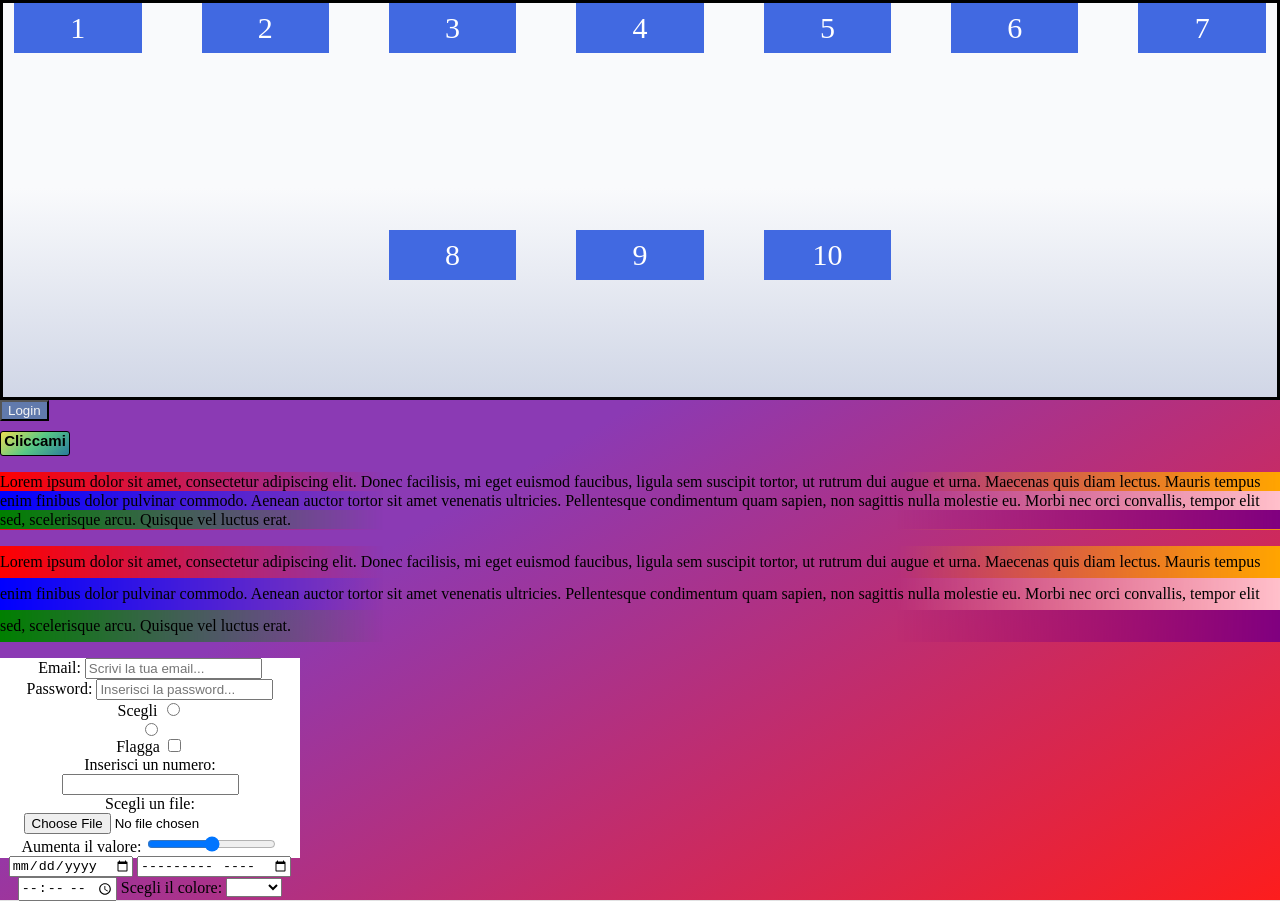
<file: FLEXBOX/index.html>
<html lang="en">
<head>
    <meta charset="UTF-8">
    <meta name="viewport" content="width=device-width, initial-scale=1.0">
    <title>FLEXBOX</title>

    <style>

        *{
            box-sizing: border-box;
        }


        body{

            margin: 0;
            background: #8b3ab4;
            background: linear-gradient(150deg, rgba(139, 58, 180, 1) 47%, rgba(253, 29, 29, 1) 100%, rgba(252, 176, 69, 1) 100%);
        }


        .container{

            width: 100%;
            min-height: 400px;
            border: 3px solid black;
            background: #F9FAFC;
            background: linear-gradient(180deg, rgba(249, 250, 252, 1) 47%, rgba(208, 214, 230, 1) 100%);
            

            display: flex;
            flex-wrap: wrap;
            justify-content: center;
            gap: 60px;
            

        }

        .box{

            width: 10%;
            height: 50px;
            background-color: royalblue;
            color: white;
            font-size: 30px;
            
            text-align: center;
            align-content: center;
        }

        .bottone_pers{

            width: 70px;
            height: 25px;
            background: #2A7B9B;
            background: linear-gradient(320deg, rgba(42, 123, 155, 1) 0%, rgba(87, 199, 133, 1) 50%, rgba(237, 221, 83, 1) 100%);
            border: 1px solid black;
            border-radius: 3px;
            margin-top: 10px;
            margin-bottom: 10px;
            text-align: center;
            font-family: 'Segoe UI', Tahoma, Geneva, Verdana, sans-serif;
            font-size: 15px;
            font-weight: 800;
            
        }

        .bottone_pers:hover {

            cursor: pointer;
            background-color: rgb(217, 209, 209);
            transform: scale(0.5);
            transition-duration: 5s;
            transform: rotate(180deg);
            
        }

        button {

            background-color: #617AAC;
            color: whitesmoke;
        }

        .form {

            width: 300px;
            height: 200px;
            background-color: white;
            text-align: center;
        }
  






        /*parte di codice aggiunto copiato da pagina esempio*/

        p {
            position:relative;
            z-index:0;
            line-height:var(--l,1.2em);
            }
            p::before {
            content:"";
            position:absolute;
            z-index:-1;
            top:0;
            left:0;
            right:0;
            bottom:0;
            background:
                repeating-linear-gradient(to bottom,
                red   0                     ,red   calc(1*var(--l,1.2em)),
                blue  calc(1*var(--l,1.2em)),blue  calc(2*var(--l,1.2em)),
                green calc(2*var(--l,1.2em)),green calc(3*var(--l,1.2em))) 
                left/50% 100% no-repeat,
                
                repeating-linear-gradient(to bottom,
                orange 0                     ,orange calc(1*var(--l,1.2em)),
                pink   calc(1*var(--l,1.2em)),pink   calc(2*var(--l,1.2em)),
                purple calc(2*var(--l,1.2em)),purple calc(3*var(--l,1.2em))) 
                right/50% 100% no-repeat;
            -webkit-mask:linear-gradient(to right,#fff,transparent 30% 70%, #fff);
            mask:linear-gradient(to right,#fff,transparent 30% 70%, #fff);
        }


        
        html {
        min-height:100%;
        background:linear-gradient(#e2e2e3,#f2f2f3);
        }

    </style>
</head>
<body>

    <div class="container">

        <div class="box">1</div>
        <div class="box">2</div>
        <div class="box">3</div>
        <div class="box">4</div>
        <div class="box">5</div>
        <div class="box">6</div>
        <div class="box">7</div>
        <div class="box">8</div>
        <div class="box">9</div>
        <div class="box">10</div>
 
     
       
        
    </div>


    <button>Login</button>

    <div class="bottone_pers">Cliccami</div>




    <p>
        Lorem ipsum dolor sit amet, consectetur adipiscing elit. Donec facilisis, mi eget euismod faucibus, ligula sem suscipit tortor, ut rutrum dui augue et urna. Maecenas quis diam lectus. Mauris tempus enim finibus dolor pulvinar commodo. Aenean auctor tortor sit amet venenatis ultricies. Pellentesque condimentum quam sapien, non sagittis nulla molestie eu. Morbi nec orci convallis, tempor elit sed, scelerisque arcu. Quisque vel luctus erat.
    </p>

    <p style="--l:2em;">
        Lorem ipsum dolor sit amet, consectetur adipiscing elit. Donec facilisis, mi eget euismod faucibus, ligula sem suscipit tortor, ut rutrum dui augue et urna. Maecenas quis diam lectus. Mauris tempus enim finibus dolor pulvinar commodo. Aenean auctor tortor sit amet venenatis ultricies. Pellentesque condimentum quam sapien, non sagittis nulla molestie eu. Morbi nec orci convallis, tempor elit sed, scelerisque arcu. Quisque vel luctus erat.
    </p>

    <div class="form">

        <label for="">Email: </label>
        <input type="email" placeholder="Scrivi la tua email..."> <br>

        <label for="">Password: </label>
        <input type="password" placeholder="Inserisci la password..."> <br>
        
        <label for="">Scegli</label>
        <input type="radio"> <br>
        <input type="radio"> <br>
        
        <label for="">Flagga</label>
        <input type="checkbox"> <br>
        
        <label for="">Inserisci un numero: </label>
        <input type="number"> <br>

        <label for="">Scegli un file: </label>
        <input type="file">

        <label for="">Aumenta il valore: </label>
        <input type="range">

        <input type="date">
        <input type="month">
        <input type="time">

        <label for="">Scegli il colore: </label>
        <select name="" id="">

            <option value=""></option>
            <option value="">rosso</option>
            <option value="">verde</option>

        </select>

    </div>







   
 
    

    
</body>
</html>
</file>
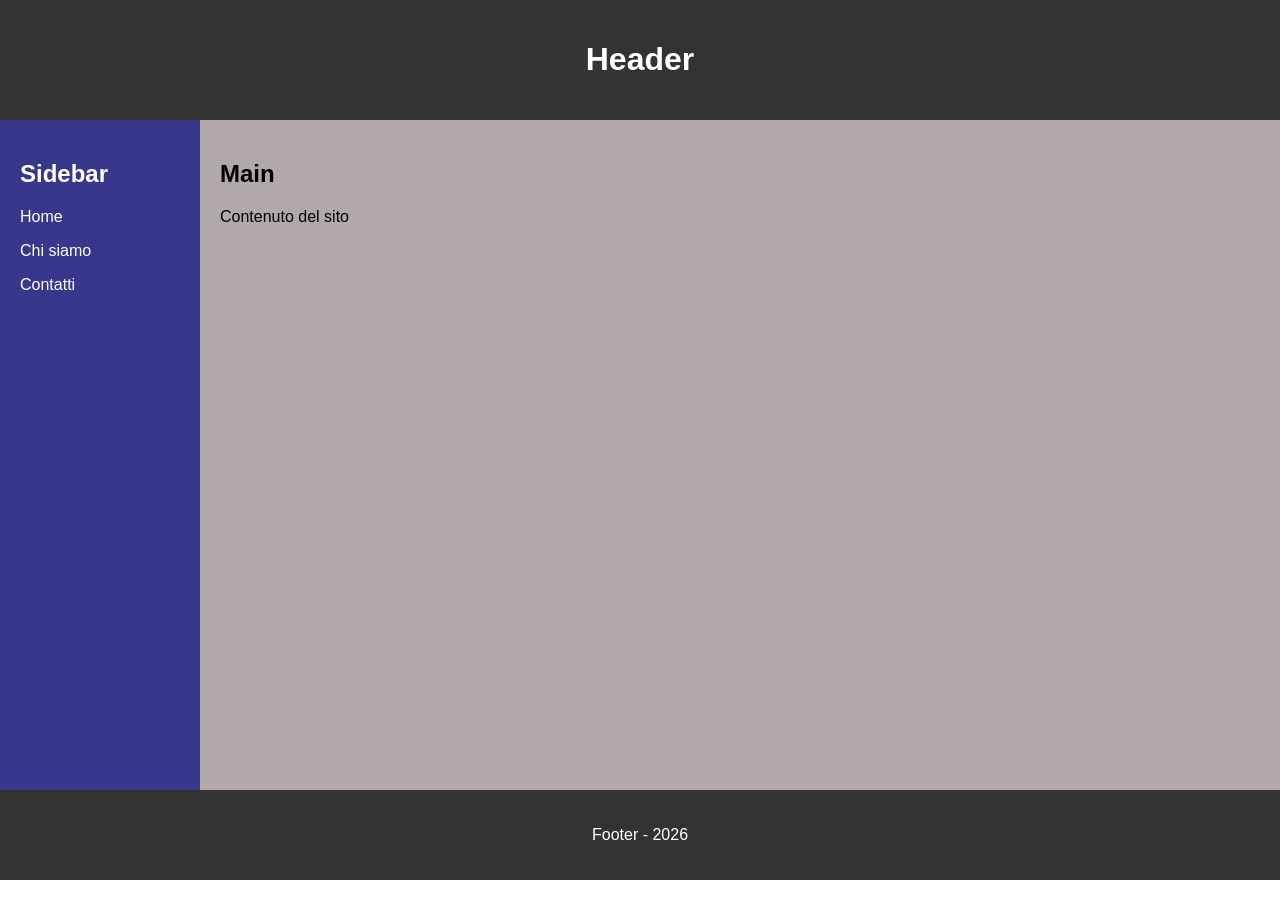
<file: LAYOUT/index.html>
<html lang="en">
    <head>
        <meta charset="UTF-8">
        <meta name="viewport" content="width=device-width, initial-scale=1.0">
        <link rel="stylesheet" href="style.css">
        <title>Layout website</title>

    </head>

    <body>
        
        <header>
            <h1>Header</h1>
        </header>


        <div class="container">
            <aside>

                <h2>Sidebar</h2>

                <nav>
                    <p>Home</p>
                    <p>Chi siamo</p>
                    <p>Contatti</p>
                </nav>

            </aside>

            <main>

                <h2>Main</h2>
                <p>Contenuto del sito</p>

            </main>

        </div>

        <footer>
            <p>Footer - 2026</p>
        </footer>


    </body>
</html>
</file>
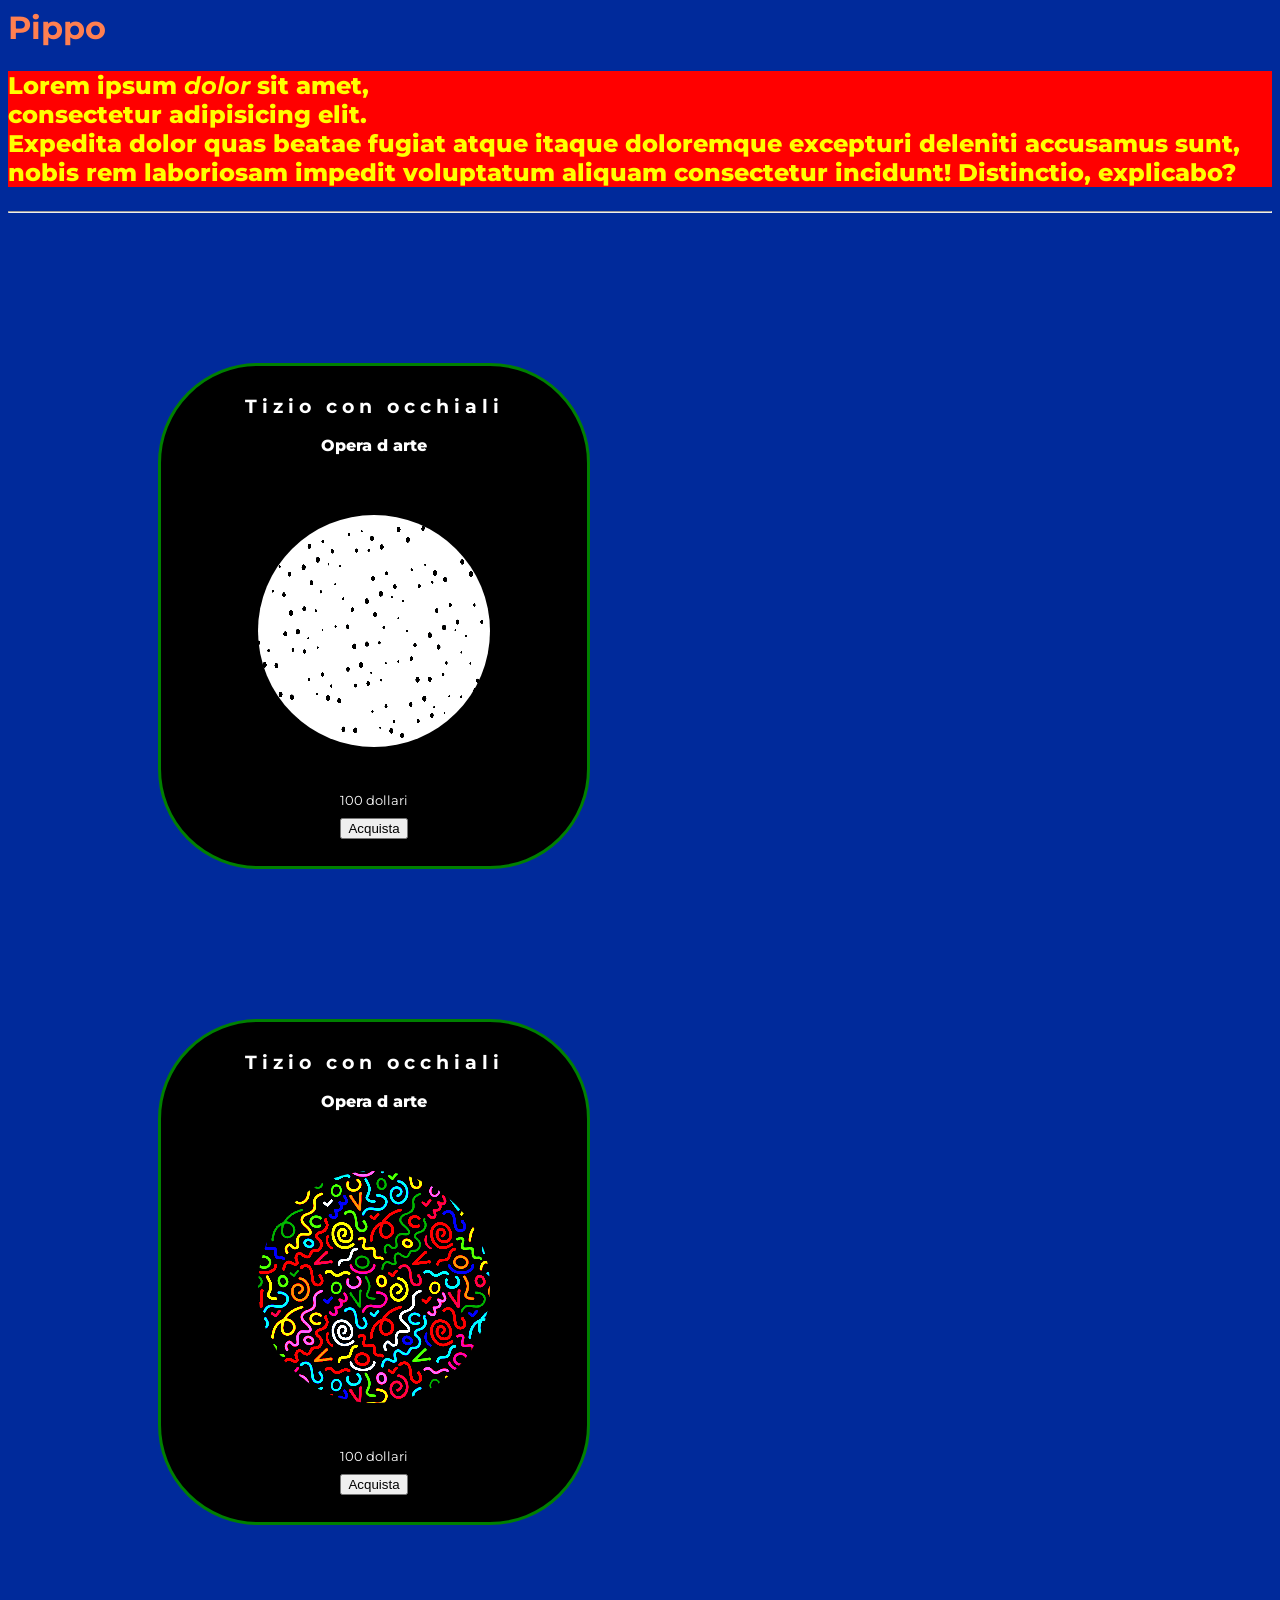
<file: LEZIONE_06_10/index.html>
<html lang="en">
    <!-- Questa è l head, dove importo file di config, stili etc... -->
    <head>
        <meta charset="UTF-8">
        <meta name="viewport" content="width=device-width, initial-scale=1.0">
        <!--Importazione file di stile-->
        <link rel="stylesheet" href="style.css">
        <!--Font google-->
        <link rel="preconnect" href="https://fonts.googleapis.com">
        <link rel="preconnect" href="https://fonts.gstatic.com" crossorigin>
        <link href="https://fonts.googleapis.com/css2?family=Ephesis&family=Fredericka+the+Great&family=Google+Sans:ital,opsz,wght@0,17..18,400..700;1,17..18,400..700&family=Honk:MORF@20&family=Inter:ital,opsz,wght@0,14..32,100..900;1,14..32,100..900&family=MonteCarlo&family=Montserrat:ital,wght@0,100..900;1,100..900&family=Noto+Sans+Linear+A&family=Roboto:ital,wght@0,100..900;1,100..900&family=Shizuru&display=swap" rel="stylesheet">
        <!-- questo è il titolo che verrà visualizzato sulla scheda -->
        <title>
            Prima pagina web
        </title>
    </head>
    
    <!-- Quello che viene visualizzato in pagina -->
    <body>
        
        <h1>Pippo</h1>
        
    
        <p class="classe_personale_1">
            Lorem ipsum <em><strong>dolor</strong></em> sit amet, <br>
            consectetur adipisicing elit. 
            <br>Expedita dolor quas beatae fugiat atque itaque 
            doloremque excepturi deleniti accusamus sunt, 
            nobis rem laboriosam impedit voluptatum aliquam 
            consectetur incidunt! Distinctio, explicabo?
        </p>
        
        <hr>
        
        


        <!-------------------------CARD----------------------->

        <!--PRIMA-->
        <div class="cnt_personale">

            <div class="titolo">
                <h3 class="mia">Tizio con occhiali</h3>
                <p>Opera d arte</p>
            </div>
            
            <div class="image">

                <img class="rotondo" src="image2.jpg" alt="">

            </div>

            <div class="info">

                <div>
                    <small>100 dollari</small>
                </div>

                <div class="acquista">
                    <button>Acquista</button>
                </div>
                
            </div>
        </div>


        <!--SECONDA-->
        <div class="cnt_personale">


            <div class="titolo">
                <h3 class="mia">Tizio con occhiali</h3>
                <p>Opera d arte</p>
            </div>
            
            
            <div class="image">

                <img class="rotondo" src="image3.avif">

            </div>
            

            <div class="info">

                <div>
                    <small>100 dollari</small>
                </div>

                <div class="acquista">
                    <button>Acquista</button>
                </div>
                
            </div>
            

        </div>

    </body>
</html>
</file>
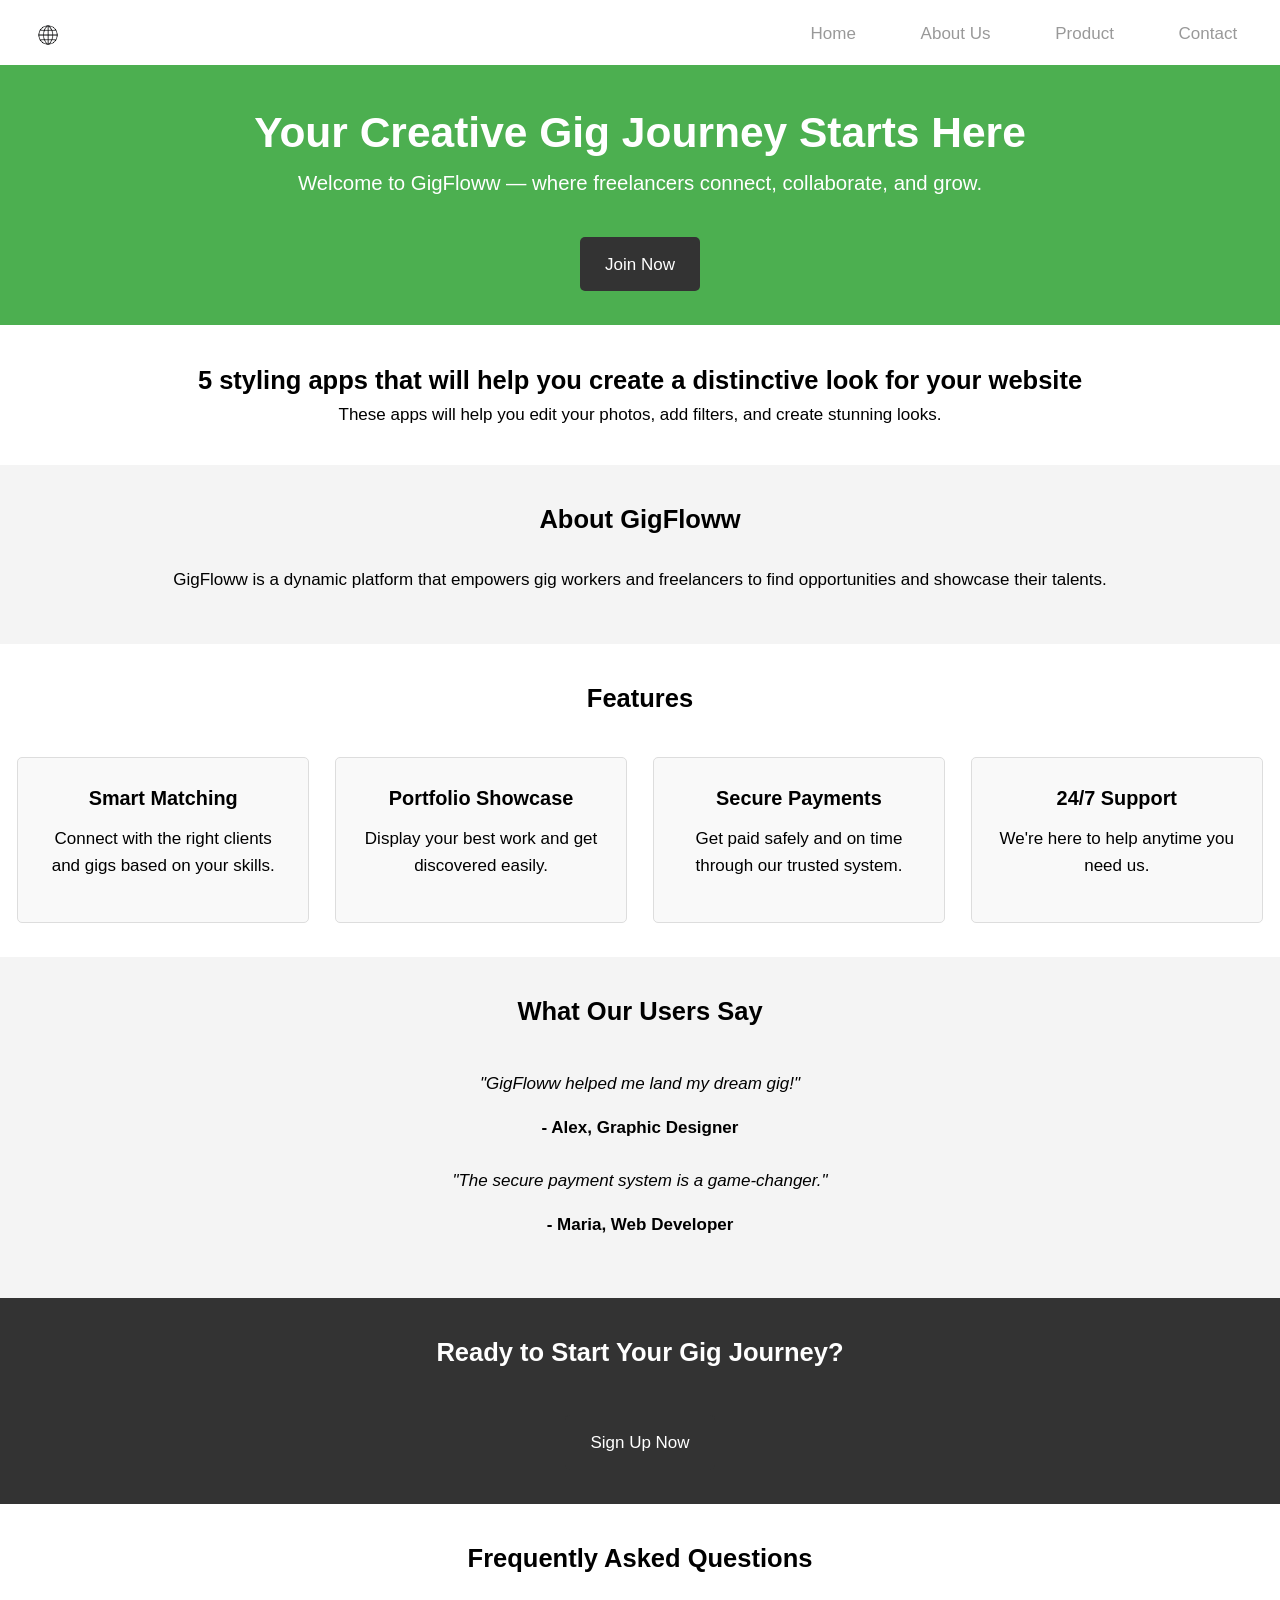
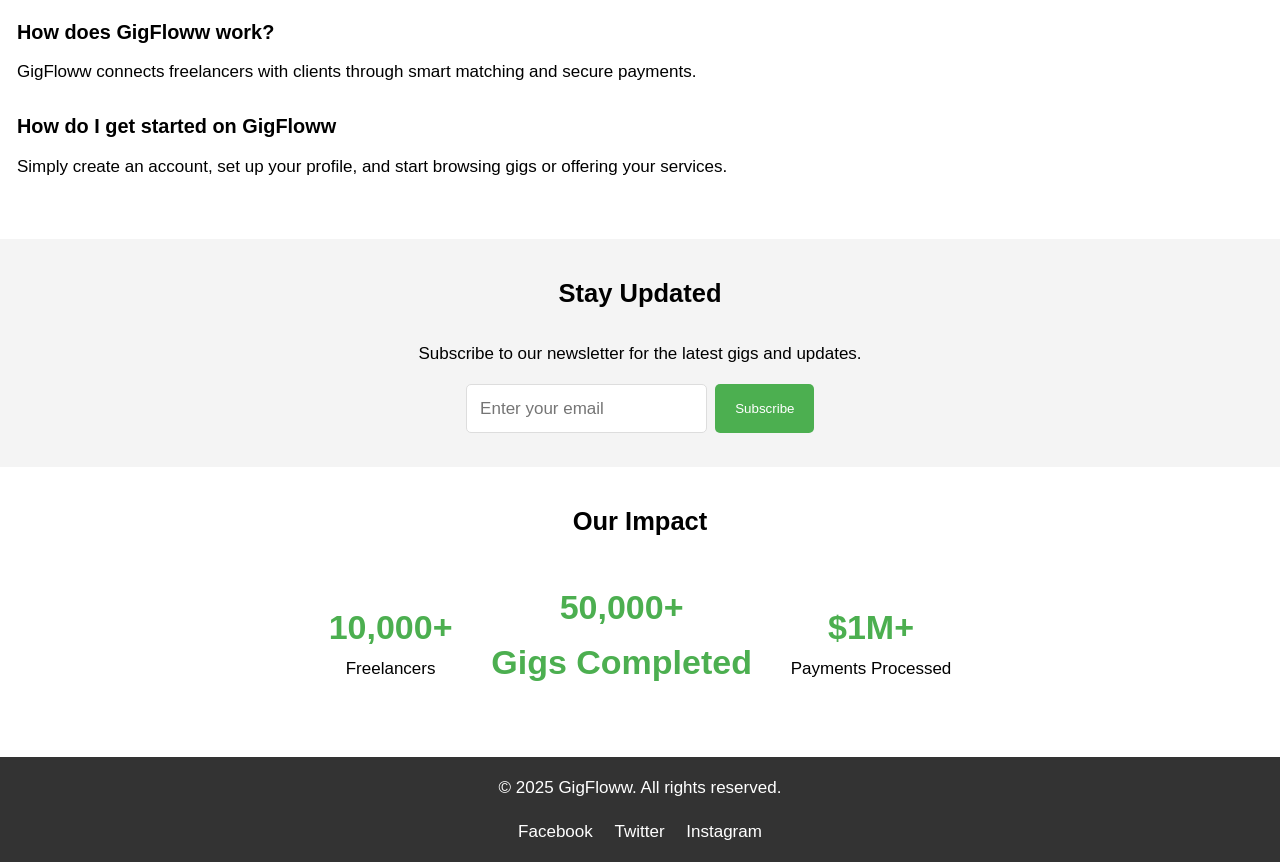
<file: BOOTSTRAP/live_coding/index.html>
<html lang="en">
<head>
    <meta charset="UTF-8">
    <meta name="viewport" content="width=device-width, initial-scale=1.0">
    <title>Document</title>
    <link rel="stylesheet" href="style.css">
</head>

<body>

    <nav class="navbar">
        <div class="container">

            <div class="logo">
                <h1><a href="www.google.it"><img src="images.png" alt=""></a></h1>
            </div>

            <ul class="menu">
                <li><a href="#">Home</a></li>
                <li><a href="#">About Us</a></li>
                <li><a href="#">Product</a></li>
                <li><a href="#">Contact</a></li>
            </ul>
        </div>
    </nav>



    
  <header class="hero">
    <h1>Your Creative Gig Journey Starts Here</h1>
    <p>Welcome to GigFloww — where freelancers connect, collaborate, and grow.</p>
    <a href="#features" class="cta-button">Join Now</a>
  </header>


 <section class="centrato">
    <h1>5 styling apps that will help you create a distinctive look for your website</h1>
    <p class="subhead">These apps will help you edit your photos, add filters, and create stunning looks.</p>
 </section>


    
  <section class="about">
    <h2>About GigFloww</h2>
    <p>GigFloww is a dynamic platform that empowers gig workers and freelancers to find opportunities and showcase their talents.</p>
  </section>

  <section class="features" id="features">
    <h2>Features</h2>
    <div class="feature-grid">
      <div class="feature-box">
        <h3>Smart Matching</h3>
        <p>Connect with the right clients and gigs based on your skills.</p>
      </div>
      <div class="feature-box">
        <h3>Portfolio Showcase</h3>
        <p>Display your best work and get discovered easily.</p>
      </div>
      <div class="feature-box">
        <h3>Secure Payments</h3>
        <p>Get paid safely and on time through our trusted system.</p>
      </div>
      <div class="feature-box">
        <h3>24/7 Support</h3>
        <p>We're here to help anytime you need us.</p>
      </div>
    </div>
  </section>

  <section class="testimonials">
    <h2>What Our Users Say</h2>
    <div class="testimonial">
      <p>"GigFloww helped me land my dream gig!"</p>
      <h4>- Alex, Graphic Designer</h4>
    </div>
    <div class="testimonial">
      <p>"The secure payment system is a game-changer."</p>
      <h4>- Maria, Web Developer</h4>
    </div>
  </section>

  <section class="cta-banner">
    <h2>Ready to Start Your Gig Journey?</h2>
    <a href="#signup" class="cta-button">Sign Up Now</a>
  </section>

  <section class="faq">
    <h2>Frequently Asked Questions</h2>
    <div class="faq-item">
      <h3>How does GigFloww work?</h3>
      <p>GigFloww connects freelancers with clients through smart matching and secure payments.</p>
    </div>
    <div class="faq-item">
      <h3>How do I get started on GigFloww</h3>
      <p>Simply create an account, set up your profile, and start browsing gigs or offering your services.</p>
    </div>
  </section>

  <section class="newsletter">
    <h2>Stay Updated</h2>
    <p>Subscribe to our newsletter for the latest gigs and updates.</p>
    <form action="#" method="post">
      <input type="email" placeholder="Enter your email" required />
      <button type="submit">Subscribe</button>
    </form>
  </section>

  <section class="stats">
    <h2>Our Impact</h2>
    <div class="stat-item">
      <h3>10,000+</h3>
      <p>Freelancers</p>
    </div>
    <div class="stat-item">
      <h3>50,000+</< /h3>
        <p>Gigs Completed</p>
    </div>
    <div class="stat-item">
      <h3>$1M+</h3>
      <p>Payments Processed</p>
    </div>
  </section>

  <footer>
    <p>&copy; 2025 GigFloww. All rights reserved.</p>
    <div class="social-links">
      <a href="https://facebook.com" target="_blank">Facebook</a>
      <a href="https://twitter.com" target="_blank">Twitter</a>
      <a href="https://instagram.com" target="_blank">Instagram</a>
    </div>
  </footer>

  <!-- Back to Top Button -->
  <button id="back-to-top" title="Go to top">↑</button>

</body>

</html>
</file>
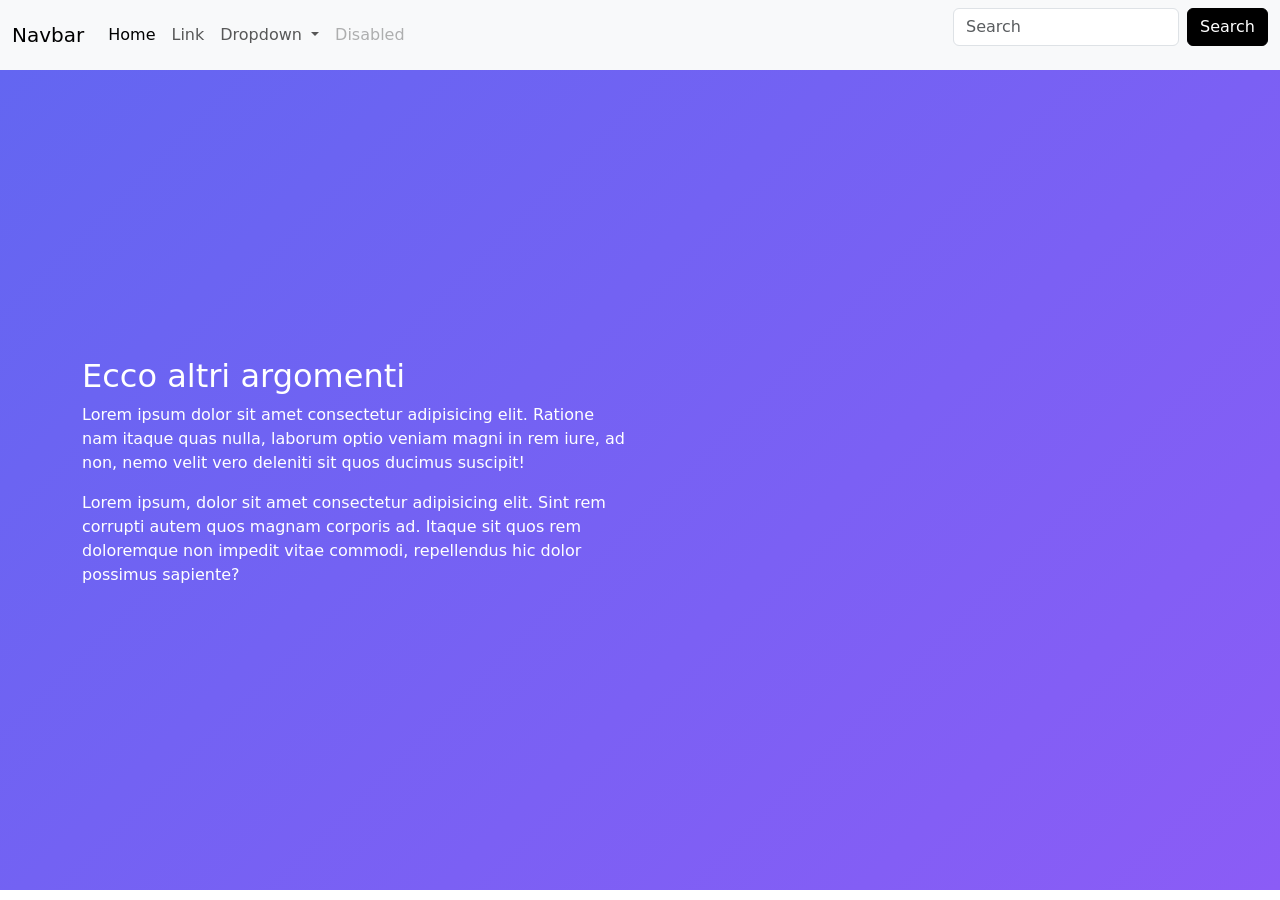
<file: BOOTSTRAP/learnmore.html>
<html lang="en">
<head>
    <meta charset="UTF-8">
    <meta name="viewport" content="width=device-width, initial-scale=1.0">
    <title>Bootstrap page</title>
    <link href="https://cdn.jsdelivr.net/npm/bootstrap@5.3.8/dist/css/bootstrap.min.css" rel="stylesheet" integrity="sha384-sRIl4kxILFvY47J16cr9ZwB07vP4J8+LH7qKQnuqkuIAvNWLzeN8tE5YBujZqJLB" crossorigin="anonymous">
    <link rel="stylesheet" href="style.css">
</head>
<body>
    
    <nav class="navbar navbar-expand-lg bg-body-tertiary">
        <div class="container-fluid">
            <a class="navbar-brand" href="#">Navbar</a>
            <button class="navbar-toggler" type="button" data-bs-toggle="collapse" data-bs-target="#navbarSupportedContent" aria-controls="navbarSupportedContent" aria-expanded="false" aria-label="Toggle navigation">
            <span class="navbar-toggler-icon"></span>
            </button>
            <div class="collapse navbar-collapse" id="navbarSupportedContent">
            <ul class="navbar-nav me-auto mb-2 mb-lg-0">
                <li class="nav-item">
                <a class="nav-link active" aria-current="page" href="#">Home</a>
                </li>
                <li class="nav-item">
                <a class="nav-link" href="#">Link</a>
                </li>
                <li class="nav-item dropdown">
                <a class="nav-link dropdown-toggle" href="#" role="button" data-bs-toggle="dropdown" aria-expanded="false">
                    Dropdown
                </a>
                <ul class="dropdown-menu">
                    <li><a class="dropdown-item" href="#">Action</a></li>
                    <li><a class="dropdown-item" href="#">Another action</a></li>
                    <li><hr class="dropdown-divider"></li>
                    <li><a class="dropdown-item" href="#">Something else here</a></li>
                </ul>
                </li>
                <li class="nav-item">
                <a class="nav-link disabled" aria-disabled="true">Disabled</a>
                </li>
            </ul>
            <form class="d-flex" role="search">
                <input class="form-control me-2" type="search" placeholder="Search" aria-label="Search"/>
                <button class="btn btn_pers" type="submit">Search</button>
            </form>
            </div>
        </div>
    </nav>

    <section class="hero-section text-white d-flex align-items-center">
        <div class="container">
            <div class="row align-items-center">
                <div class="col-lg-6">
                   <h2>Ecco altri argomenti</h2>
                   <p>Lorem ipsum dolor sit amet consectetur adipisicing elit. Ratione nam itaque quas nulla, laborum optio veniam magni in rem iure, ad non, nemo velit vero deleniti sit quos ducimus suscipit!</p>
                   <p>Lorem ipsum, dolor sit amet consectetur adipisicing elit. Sint rem corrupti autem quos magnam corporis ad. Itaque sit quos rem doloremque non impedit vitae commodi, repellendus hic dolor possimus sapiente?</p>
                </div>
            </div>
        </div>
    </section>



    <script src="https://cdn.jsdelivr.net/npm/bootstrap@5.3.8/dist/js/bootstrap.bundle.min.js" integrity="sha384-FKyoEForCGlyvwx9Hj09JcYn3nv7wiPVlz7YYwJrWVcXK/BmnVDxM+D2scQbITxI" crossorigin="anonymous"></script>
</body>
</html>
</file>
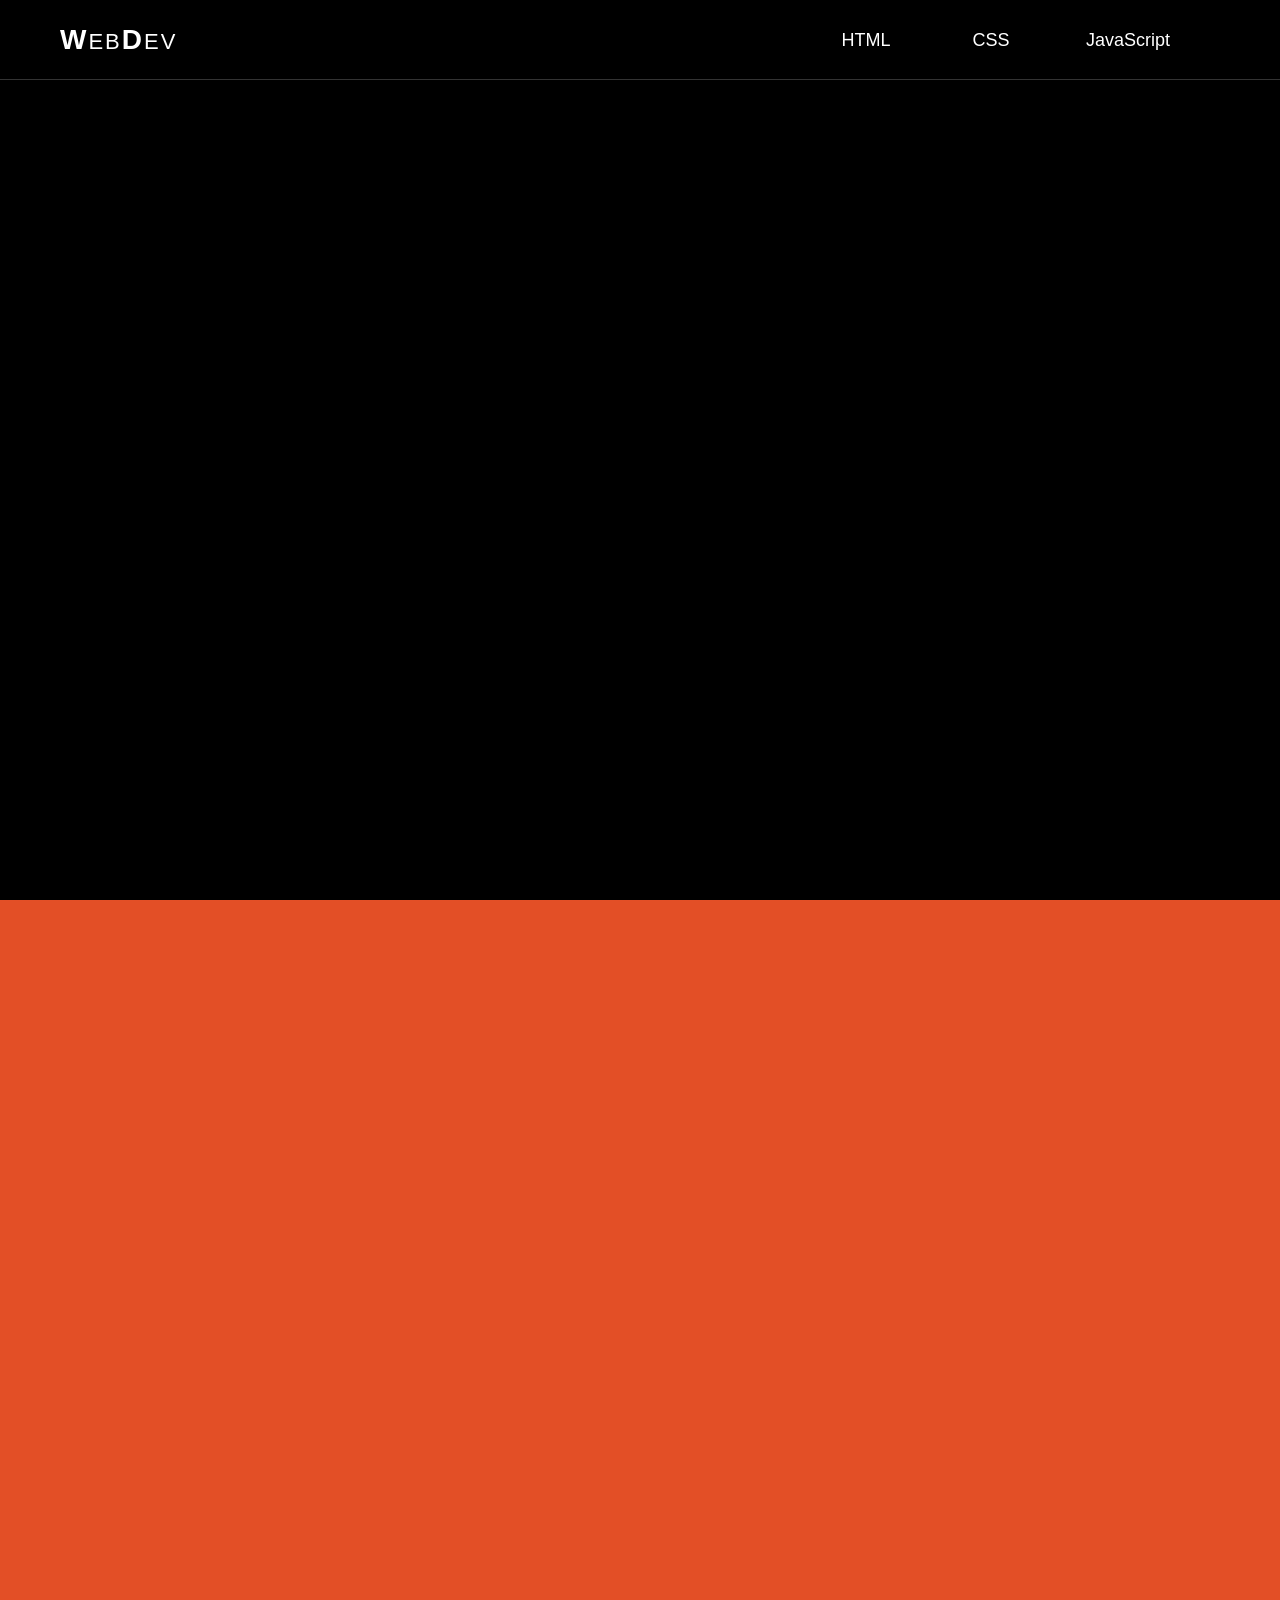
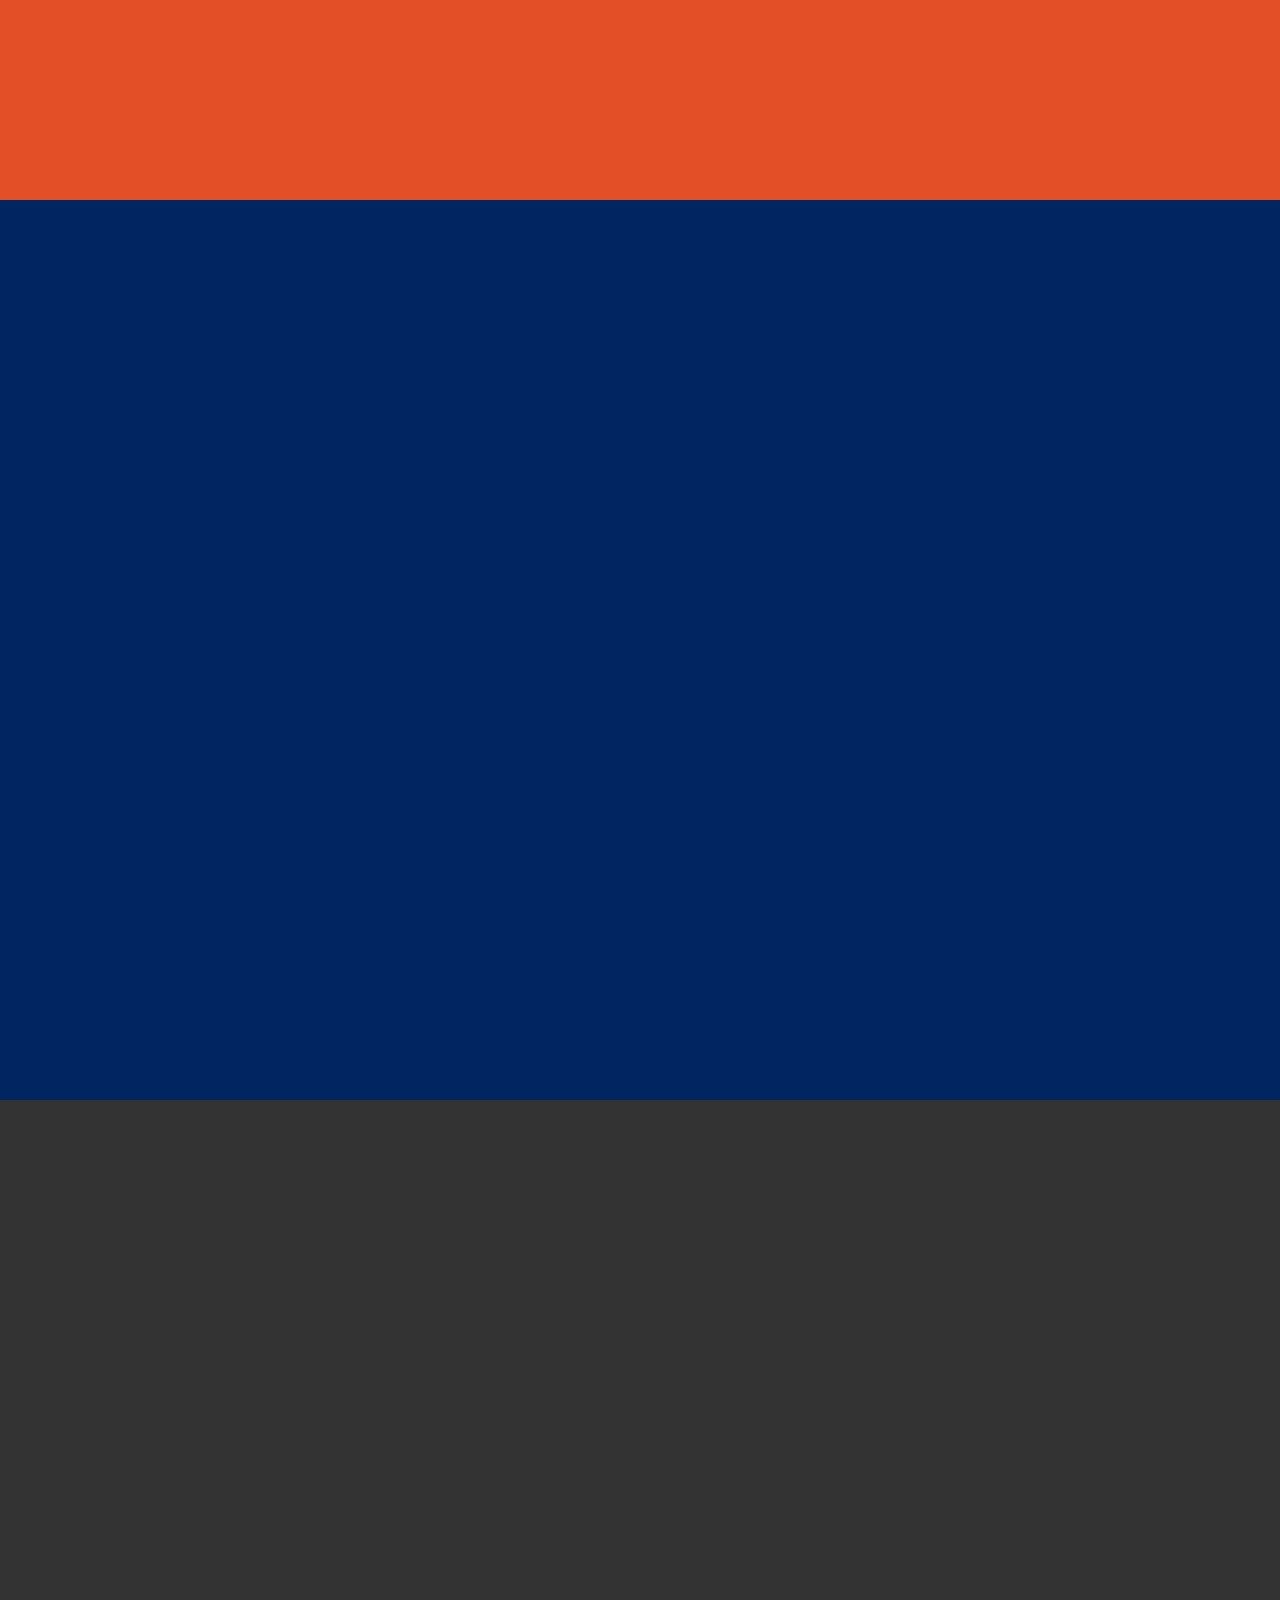
<file: BOOTSTRAP/live_coding/index2.html>
<html lang="en">
<head>
    <meta charset="UTF-8">
    <meta name="viewport" content="width=device-width, initial-scale=1.0">
    <link rel="stylesheet" href="style2.css">
    <title>Document</title>
</head>
<body>
  
  <nav class="navbar">
    <a href="#" class="navbar-brand"><span>W</span>eb<span>D</span>ev</a>
<!--     <a href="#" class="navbar-brand"><img src="https://www.dropbox.com/s/zzwcz0xpj95sy7p/logo%20%2810%29.png?raw=1" style="width: 50px; vertical-align: middle;"></a> -->
    <ul>
      <li><a href="#html">HTML</a></li>
      <li><a href="#css">CSS</a></li>
      <li><a href="#javascript">JavaScript</a></li>
    </ul>
    <button class="navbar-toggler">
      <span></span>
    </button>
  </nav>

  <header class="intro"></header>
  <section id="html" class="container"><h2><i class="fab fa-html5"></i></h2></section>
  <section id="css" class="container"><h2><i class="fab fa-css3-alt"></i></h2></section>
  <section id="javascript" class="container"><h2><i class="fab fa-js"></i></h2></section>
  
</body>
</html>
</file>
<file: LAYOUT/style.css>
*{
    box-sizing: border-box;
}

body{

    margin: 0;
    font-family: 'Segoe UI', Tahoma, Geneva, Verdana, sans-serif;
}

header {

    background-color: #333;
    color: white;
    padding: 20px;
    text-align: center;
}

.container {

    position: relative;
    height: 670px;
    background-color: #b1a9a9;
}


aside {

    top: 0;
    left: 0;
    position: absolute;
    width: 200px;
    height: 100%;
    background-color: rgb(55, 55, 140);
    padding: 20px;
    color: white;
}


main {

    margin-left: 200px;
    background-color: #b1a9a9;
    padding: 20px;
    min-height: 400px;
}


footer {

    background-color: #333;
    color: white;
    padding: 20px;
    text-align: center;

}
</file>
<file: LEZIONE_06_10/style.css>
body {

    background-color: #002a9b;
    color: white;
    font-family: "Montserrat", sans-serif;
}

h1 {

    color: coral;
}


h3 {

    letter-spacing: 5px;
}


p {

   font-weight: 800;
   
}

.classe_personale_1 {

    color: yellow;
    background-color: red;
    font-size: 24px;

}

.classe_personale_2 {

    color: white;
    background-color: green;
    font-size: 10px;

}

.cnt_personale {

    width: 326px;
    height: 400px;
    background-color: black;
    text-align: center;
    border: 3px solid green;
    border-radius: 100px;
    padding: 50px;
    margin: 150px;
    

}

.info {

    margin-top: 45px;

}

.titolo {

    margin-top: -40px;
    margin-bottom: 60px;
}

.rotondo {

    border-radius: 50%;
    filter: contrast(450%);
    
}

.acquista {

    margin-top: 10px;
}

.image img{

    width: 232px;
    height: 232px;
    
}

.cnt_personale img {

    width: 232px;
    height: 232px;
    
}
</file>
<file: BOOTSTRAP/live_coding/style.css>
* {
  padding: 0;
  margin: 0;
}

body {
  font-size: 17px;
  font-family: Arial, Helvetica, sans-serif;
}

a {
  text-decoration: none;
}

.navbar {
  height: 65px;
  box-shadow: 0 10px 50px hsl(0, 0%, 90%);
}

.container {
  max-width: 98%;
  margin: 0 auto;
}

.logo a {

  float: left;
  width: 30px;
  height: 30px;
  padding: 20px;
  color: hsl(0, 0%, 40%);
}

.logo img {


  width: 30px;
  height: 30px;

}



.menu {
  float: right;
}

.menu li {
  list-style: none;
  display: inline-block;
}

.menu li a {
  padding: 20px 30px;
  color: hsl(0, 0%, 60%);
  float: left;
  transition: color .3s ease-in-out;
}

.menu li a:hover {
  color: hsl(0, 0%, 30%);
  transition: color .5s ease-in-out;
}





/* General Styles */
body {
  font-family: Arial, sans-serif;
  margin: 0;
  padding: 0;
  line-height: 1.6;
}

h1,
h2,
h3,
h4 {
  margin: 0;
}

a {
  text-decoration: none;
  color: #fff;
}

p {
  margin: 0 0 1em;
}

/* Hero Section */
.hero {
  background: #4caf50;
  color: #fff;
  text-align: center;
  padding: 2em 1em;
}

.hero h1 {
  font-size: 2.5em;
}

.hero p {
  font-size: 1.2em;
}

.cta-button {
  display: inline-block;
  background: #333;
  color: #fff;
  padding: 0.8em 1.5em;
  border-radius: 5px;
  margin-top: 1em;
}

.cta-button:hover {
  background: #555;
}

/* About Section */
.about {
  padding: 2em 1em;
  text-align: center;
  background: #f4f4f4;
}

.about h2 {
  margin-bottom: 1em;
}

/* Features Section */
.features {
  padding: 2em 1em;
  background: #fff;
}

.features h2 {
  text-align: center;
  margin-bottom: 1.5em;
}

.feature-grid {
  display: grid;
  grid-template-columns: repeat(auto-fit, minmax(250px, 1fr));
  gap: 1.5em;
}

.feature-box {
  background: #f9f9f9;
  padding: 1.5em;
  border: 1px solid #ddd;
  border-radius: 5px;
  text-align: center;
}

.feature-box h3 {
  margin-bottom: 0.5em;
}

/* Testimonials Section */
.testimonials {
  padding: 2em 1em;
  background: #f4f4f4;
  text-align: center;
}

.testimonials h2 {
  margin-bottom: 1.5em;
}

.testimonial {
  margin-bottom: 1.5em;
}

.testimonial p {
  font-style: italic;
}

/* Call-to-Action Banner */
.cta-banner {
  background: #333;
  color: #fff;
  text-align: center;
  padding: 2em 1em;
}

.cta-banner h2 {
  margin-bottom: 1em;
}

/* FAQ Section */
.faq {
  padding: 2em 1em;
  background: #fff;
}

.faq h2 {
  text-align: center;
  margin-bottom: 1.5em;
}

.faq-item {
  margin-bottom: 1.5em;
}

.faq-item h3 {
  margin-bottom: 0.5em;
}

/* Newsletter Section */
.newsletter {
  padding: 2em 1em;
  background: #f4f4f4;
  text-align: center;
}

.newsletter h2 {
  margin-bottom: 1em;
}

.newsletter form {
  display: flex;
  justify-content: center;
  gap: 0.5em;
}

.newsletter input {
  padding: 0.8em;
  font-size: 1em;
  border: 1px solid #ddd;
  border-radius: 5px;
}

.newsletter button {
  padding: 0.8em 1.5em;
  background: #4caf50;
  color: #fff;
  border: none;
  border-radius: 5px;
  cursor: pointer;
}

.newsletter button:hover {
  background: #45a049;
}

/* Stats Section */
.stats {
  padding: 2em 1em;
  background: #fff;
  text-align: center;
}

.stats h2 {
  margin-bottom: 1.5em;
}

.stat-item {
  display: inline-block;
  margin: 0 1em;
  text-align: center;
}

.stat-item h3 {
  font-size: 2em;
  color: #4caf50;
}

/* Footer */
footer {
  background: #333;
  color: #fff;
  text-align: center;
  padding: 1em 0;
}

footer .social-links a {
  margin: 0 0.5em;
  color: #fff;
}

footer .social-links a:hover {
  color: #4caf50;
}

/* Dark Mode */
body.dark-mode {
  background: #121212;
  color: #e0e0e0;
}

body.dark-mode .feature-box {
  background: #1e1e1e;
  border-color: #333;
}

body.dark-mode footer {
  background: #1e1e1e;
}

body.dark-mode .cta-button {
  background: #555;
}

body.dark-mode .cta-button:hover {
  background: #777;
}

/* Back to Top Button */
#back-to-top {
  position: fixed;
  bottom: 20px;
  right: 20px;
  background: #4caf50;
  color: #fff;
  border: none;
  border-radius: 50%;
  width: 50px;
  height: 50px;
  font-size: 1.5em;
  text-align: center;
  cursor: pointer;
  display: none; /* Hidden by default */
  box-shadow: 0 4px 6px rgba(0, 0, 0, 0.2);
  z-index: 1000;
}

#back-to-top:hover {
  background: #45a049;
}


.centrato {

    text-align: center;
    margin-top: 15px;
    padding: 20px;
}
</file>
<file: BOOTSTRAP/style.css>
.hero-section {
    background: linear-gradient(135deg, #6366f1 0%, #8b5cf6 100%);
    min-height: 820px;
}


.btn_pers {


    background-color: black;
    color: white;
    border: 1px solid black;

}

.btn_pers:hover {


    background-color: white;
    color: black;
    border: 1px solid black;

}

.cnt_image {

    width: 300px;
    height: 150px;
    border-radius: 8px;
}

.cnt_image img {
    border-radius: 8px;
    overflow: hidden;
    object-fit: cover;       
}

.cnt_div {

    width: 300px;
    height: 150px;
}



/*CODICE CSS extra*/

.hero-section {
    background-color: #f8f9fa;
    padding: 14rem 0;
}

.hero-section_carousel {
    
    padding: 0rem 0;
    background-color: white;

}

.hero-title {
    font-size: 3rem;
    font-weight: 700;
    margin-bottom: 1.5rem;
    color: white;
}

.hero-description {
    font-size: 1.2rem;
    margin-bottom: 2rem;
    color: white;
}

.hero-image {
    border-radius: 0.5rem;
    box-shadow: 0 0.5rem 1rem rgba(0, 0, 0, 0.15);
}





/*MEDIA QUERY*/
@media (min-width: 575.98px) {
 .footer-title::after {
    display: none;
}


}

@media (max-width: 767.98px) {
 .footer-title::after {
    display: none;
}
}


@media (min-width: 991.98px) {

}



/*container card*/

.card-sleek {
    background: linear-gradient(135deg, #667eea, #764ba2);
    color: #fff;
    border-radius: 20px;
    box-shadow: 0 10px 20px rgba(0, 0, 0, 0.1);
    transition: transform 0.3s ease-in-out;
    margin-left: 20px;
}

.card-sleek:hover {
    transform: translateY(-5px);
}

.card-sleek .card-body {
    padding: 2rem;
}

.card-sleek .card-title {
    font-size: 1.5rem;
    font-weight: bold;
    margin-bottom: 1rem;
}

.card-sleek .card-text {
    font-size: 1rem;
    line-height: 1.5;
}

.card-sleek .btn-sleek {
    background-color: #fff;
    color: #667eea;
    font-weight: bold;
    transition: background-color 0.3s ease-in-out, color 0.3s ease-in-out;
}

.card-sleek .btn-sleek:hover {
    background-color: #667eea;
    color: #fff;
}

.cnt_card {

    width: 100wh;
    background-color: #f8f9fa;
    padding: 20rem 0;
    margin-left: 20px;
}


/*contact section*/


.contact-section {
    
    padding: 8rem 0;
    border-top: 1px solid black;

}

.contact-map {
    height: 400px;
    width: 100%;
    border: none;
}

.form-feedback {
    color: #dc3545;
    margin-top: 0.5rem;
}

.form-success {
    color: #28a745;
}



/*footer*/


.footer {
    background: linear-gradient(145deg, #1a1c23, #242730);
    color: #ffffff;
}
        
.footer-title {
    color: #fff;
    font-weight: 600;
    margin-bottom: 1.5rem;
    position: relative;
}
        
.footer-title::after {
    content: '';
    position: absolute;
    left: 0;
    bottom: -8px;
    width: 30px;
    height: 2px;
    background: #6c5ce7;
}

.footer-links {
    list-style: none;
    padding: 0;
}

.footer-links li {
    margin-bottom: 1rem;
}

.footer-links a {
    color: #b4b6bb;
    text-decoration: none;
    transition: all 0.3s ease;
}

.footer-links a:hover {
    color: #ffffff;
    padding-left: 5px;
}

.social-links a {
    display: inline-flex;
    align-items: center;
    justify-content: center;
    width: 38px;
    height: 38px;
    border-radius: 50%;
    background: rgba(255,255,255,0.1);
    color: #ffffff;
    margin-right: 10px;
    transition: all 0.3s ease;
}

.social-links a:hover {
    background: #6c5ce7;
    transform: translateY(-3px);
}

.newsletter-input {
    background: rgba(255,255,255,0.1);
    border: 1px solid rgba(255,255,255,0.1);
    color: #ffffff;
}

.newsletter-input:focus {
    background: rgba(255,255,255,0.15);
    border-color: #6c5ce7;
    color: #ffffff;
    box-shadow: none;
}

.btn-subscribe {
    background: #6c5ce7;
    border: none;
    padding: 0.5rem 1.5rem;
    transition: all 0.3s ease;
}

.btn-subscribe:hover {
    background: #5a4bd1;
    transform: translateY(-2px);
}

.footer-bottom {
    background: rgba(0,0,0,0.2);
}

.footer-bottom a {
    color: #6c5ce7;
    text-decoration: none;
}

.footer-bottom a:hover {
    color: #ffffff;
}
</file>
<file: BOOTSTRAP/live_coding/style2.css>
* {
  padding: 0;
  margin: 0;
  box-sizing: border-box;
  scroll-behavior: smooth;
}
body {
  font-family: Helvetica, Arial, sans-serif;
  background-color: #fff;
  color: #333;
}
.navbar {
  background-color: #000;
  color: #fff;
  border-bottom: 1px solid rgba(255,255,255,0.2);
  width: 100%;
  height: 80px;
  line-height: 80px;
  font-size: 18px;
  padding: 0 30px;
  position: fixed;
  top: 0;
  left: 0;
  z-index: 10;
}
.navbar a {
  text-decoration: none;
  color: #fff;
}
.navbar a.navbar-brand {
  float: left;
  height: inherit;
  line-height: inherit;
  padding: 0 30px;
  font-size: 22px;
  text-transform: uppercase;
  font-weight: 400;
  letter-spacing: 2px;
}
.navbar a.navbar-brand span {
  font-size: 28px;
  font-weight: 700;
}
.navbar ul {
  float: right;
  list-style: none;
  height: inherit;
  line-height: inherit;
  padding: 0 50px;
}
.navbar ul li {
  display: inline-block;
}
.navbar ul li a {
  display: block;
  text-align: center;
  min-width: 120px;
  padding: 0 30px;
}
.navbar ul li a:hover {
  background-color: rgba(255,255,255,0.15);
}
.navbar .navbar-toggler {
  display: none;
}

.intro {
  width: 100%;
  height: 100vh;
  background: url("https://source.unsplash.com/GYQBryEWh0Y/") no-repeat center center;
  background-size: cover;
  background-color: #000;
}
.container {
  position: relative;
  height: 100vh;
  color: #fff;
}
.container h2 {
  position: absolute;
  top: 50%;
  left: 50%;
  transform: translate(-50%, -50%);
  font-size: 20vh;
}
#html { background-color: #e34f26; }
#css { background-color: #002561; }
#javascript { background-color: #333; }

@media (max-width: 991px) {
  .navbar ul {
    padding: 0 10px;
  }
  .navbar ul li a {
    min-width: 100px;
    padding: 0 20px;
  }
}

@media (max-width: 767px) {
  .navbar {
    padding: 0;
  }
  .navbar ul {
    width: 100%;
    padding: 0;
    background-color: rgba(0,0,0,0.9);
    /* height: auto; */
    height: 100vh;
    max-height: 0;
    overflow: hidden;
    transition: all ease-in-out 0.3s;
  }
  .navbar ul.open {
    max-height: 100vh;
  }
  .navbar ul li {
    width: 100%;
    /* border-bottom: 1px solid rgba(255,255,255,0.3); */
  }
  .navbar ul li a {
    padding: 0;
  }
  .navbar .navbar-toggler {
    display: block;
    position: absolute;
    height: 40px;
    top: 20px;
    right: 20px;
    background-color: transparent;
    color: #fff;
    border: 3px solid #fff;
    /* border: none; */
    /* border-radius: 4px; */
    outline: none;
    padding: 0 5px;
    cursor: pointer;
  }
  .navbar .navbar-toggler span,
  .navbar .navbar-toggler span::before,
  .navbar .navbar-toggler span::after {
    display: block;
    content: '';
    background-color: #fff;
    height: 3px;
    width: 28px;
    border-radius: 4px;
    transition: all ease-in-out 0.3s;
  }
  .navbar .navbar-toggler span::before {
    transform: translateY(-8px);
  }
  .navbar .navbar-toggler span::after {
    transform: translateY(5px);
  }
  
  .navbar .navbar-toggler.open-navbar-toggler span {
    /* transform: rotate(90deg); */
    background-color: transparent;
    /* transform: scale(0.85) rotate(270deg); */
  }
  .navbar .navbar-toggler.open-navbar-toggler span::before {
    transform: translateY(0px) rotate(45deg);
    /* transform: translateY(0px) scale(0.75) rotate(45deg); */
  }
  .navbar .navbar-toggler.open-navbar-toggler span::after {
    transform: translateY(-3px) rotate(-45deg);
    /* transform: translateY(-3px) scale(0.75) rotate(-45deg); */
  }
}
</file>
